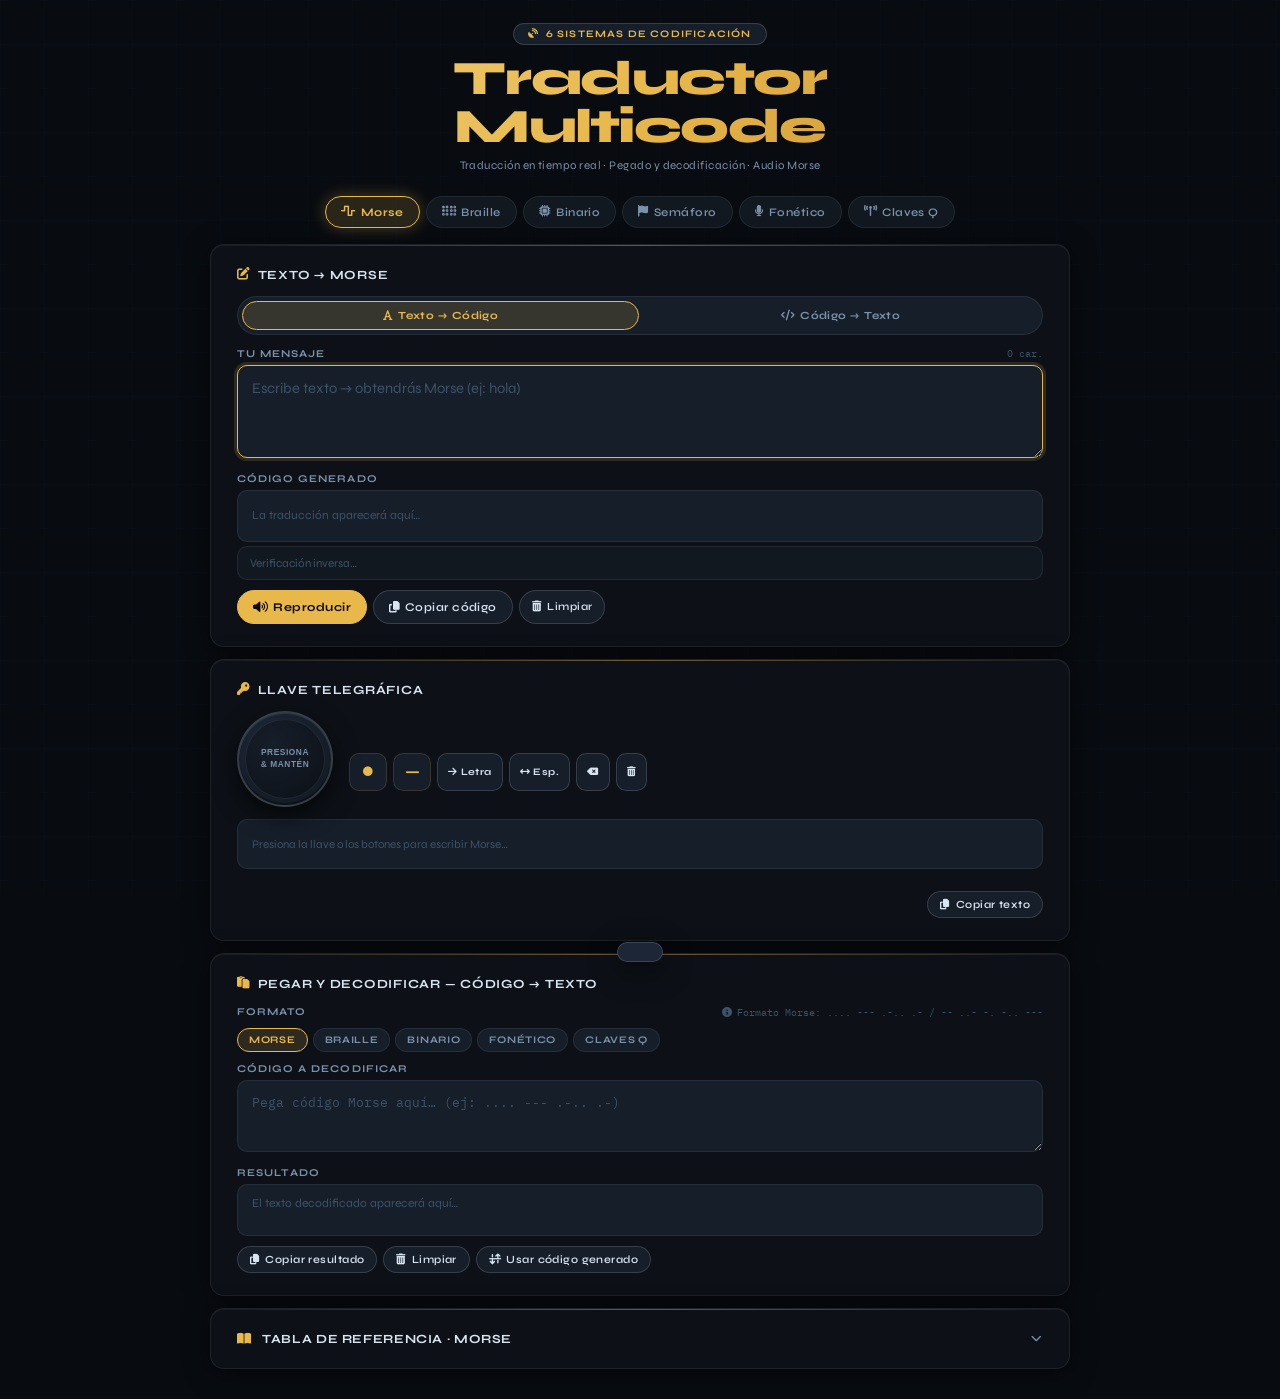
<file: CODIGO MORDSE/index.html>
<!DOCTYPE html><html lang="es"><head><meta charset="UTF-8"><meta name="viewport" content="width=device-width, initial-scale=1.0, viewport-fit=cover"><title>Traductor Multicode</title><link rel="icon" type="image/svg+xml" href="data:image/svg+xml,%3Csvg%20xmlns%3D%22http%3A//www.w3.org/2000/svg%22%20viewBox%3D%220%200%2064%2064%22%3E%3Crect%20width%3D%2264%22%20height%3D%2264%22%20rx%3D%2214%22%20fill%3D%22%23080b10%22/%3E%3Ccircle%20cx%3D%2218%22%20cy%3D%2232%22%20r%3D%225%22%20fill%3D%22%23e8b84b%22/%3E%3Crect%20x%3D%2229%22%20y%3D%2227%22%20width%3D%2220%22%20height%3D%2210%22%20rx%3D%225%22%20fill%3D%22%23e8b84b%22/%3E%3C/svg%3E"><link href="https://fonts.googleapis.com/css2?family=Syne:wght@400;600;700;800&family=IBM+Plex+Mono:wght@400;500;600&display=swap" rel="stylesheet"><link rel="stylesheet" href="https://cdnjs.cloudflare.com/ajax/libs/font-awesome/6.4.0/css/all.min.css"><link rel="stylesheet" href="style.css">
<script src="../guard.js"></script>
</head><body><div class="wrap"><header><div class="badge"><i class="fas fa-satellite-dish"></i> 6 sistemas de codificación</div><h1>Traductor<br>Multicode</h1><p class="sub">Traducción en tiempo real · Pegado y decodificación · Audio Morse</p></header><div class="tabs" id="tabs"><button class="tab on" data-m="morse"><i class="fas fa-wave-square"></i> Morse</button><button class="tab" data-m="braille"><i class="fas fa-braille"></i> Braille</button><button class="tab" data-m="binario"><i class="fas fa-microchip"></i> Binario</button><button class="tab" data-m="semaforo"><i class="fas fa-flag"></i> Semáforo</button><button class="tab" data-m="fonetico"><i class="fas fa-microphone"></i> Fonético</button><button class="tab" data-m="clavesq"><i class="fas fa-broadcast-tower"></i> Claves Q</button></div><div class="card"><div class="ctitle" id="cardTitle"><i class="fas fa-pen-to-square"></i> Texto → Morse</div><div class="dir-toggle"><button class="dir-btn on" id="btnFwd"><i class="fas fa-font"></i> Texto → Código</button><button class="dir-btn" id="btnRev"><i class="fas fa-code"></i> Código → Texto</button></div><div class="frow"><span class="flabel" id="inLabel">Tu mensaje</span><span class="fcount" id="cnt">0</span></div> <textarea id="txtin" placeholder="Escribe tu mensaje aquí…" rows="3" spellcheck="false"></textarea> <div id="fwdP"><div class="frow" style="margin-top:10px"><span class="flabel">Código generado</span></div><div class="codebox" id="codebox"></div><div class="vbar" id="vbar"></div></div><div id="revP" style="display:none"><div class="frow" style="margin-top:10px"><span class="flabel">Texto decodificado</span></div><div class="rbox" id="rbox"></div></div><div class="brow"><button class="btn gold" id="playBtn"><i class="fas fa-volume-high"></i> Reproducir</button><button class="btn" id="cpyCode"><i class="fas fa-copy"></i> Copiar</button><button class="btn sm" id="clrBtn"><i class="fas fa-trash-can"></i> Limpiar</button></div></div><div class="card" id="teleCard"><div class="ctitle"><i class="fas fa-key"></i> Llave Telegráfica</div><div class="tele-wrap"><div class="tele-row"><button class="key" id="keyBtn" aria-label="Llave telegráfica"><span class="key-lbl">PRESIONA<br>&amp; MANTÉN</span></button><div class="sym-col"><div class="key-ind" id="keyInd"></div><div class="sym-btns"><button class="sbtn dot" id="dotBtn"><i class="fas fa-circle"></i></button><button class="sbtn dash" id="dashBtn">—</button><button class="sbtn act" id="letBtn"><i class="fas fa-arrow-right"></i> Letra</button><button class="sbtn act" id="spcBtn"><i class="fas fa-arrows-left-right"></i> Esp.</button><button class="sbtn act" id="delBtn"><i class="fas fa-delete-left"></i></button><button class="sbtn act" id="clrMorse"><i class="fas fa-trash-can"></i></button></div></div></div><div class="seqbox" id="seqbox"></div><div class="brow" style="justify-content:flex-end; width:100%"><button class="btn sm" id="cpyMorse"><i class="fas fa-copy"></i> Copiar texto</button></div></div></div><div class="card"><div class="ctitle"><i class="fas fa-paste"></i> Pegar y Decodificar — Código → Texto</div><div class="frow" style="flex-wrap:wrap; gap:6px; align-items:flex-start; margin-bottom:8px"><span class="flabel">Formato</span><span class="phint"><i class="fas fa-circle-info"></i><span id="phint">Formato Morse: .... --- .-.. .- / -- ..- -. -.. ---</span></span></div><div class="ptabs" id="ptabs"><button class="ptab on" data-pd="morse">Morse</button><button class="ptab" data-pd="braille">Braille</button><button class="ptab" data-pd="binario">Binario</button><button class="ptab" data-pd="fonetico">Fonético</button><button class="ptab" data-pd="clavesq">Claves Q</button></div><div class="frow" style="margin-top:10px"><span class="flabel">Código a decodificar</span></div> <textarea class="mono" id="pastein" placeholder="Pega código Morse aquí… (ej: .... --- .-.. .-)" rows="2" spellcheck="false"></textarea> <div class="frow" style="margin-top:10px"><span class="flabel">Resultado</span></div><div class="rbox" id="pasteres"></div><div class="brow"><button class="btn sm" id="cpyPaste"><i class="fas fa-copy"></i> Copiar resultado</button><button class="btn sm" id="clrPaste"><i class="fas fa-trash-can"></i> Limpiar</button><button class="btn sm" id="sendToPaste"><i class="fas fa-arrow-down-up-across-line"></i> Usar código generado</button></div></div><div class="card"><button class="ref-btn" id="refBtn"><span><i class="fas fa-book-open" style="color:var(--gold);margin-right:7px"></i> Tabla de referencia · <span id="refName">Morse</span></span><i class="fas fa-chevron-down chev"></i></button><div class="refgrid" id="refgrid"></div></div></div><div class="toast" id="toast"></div> <script src="script.js"></script>
</body></html>
</file>
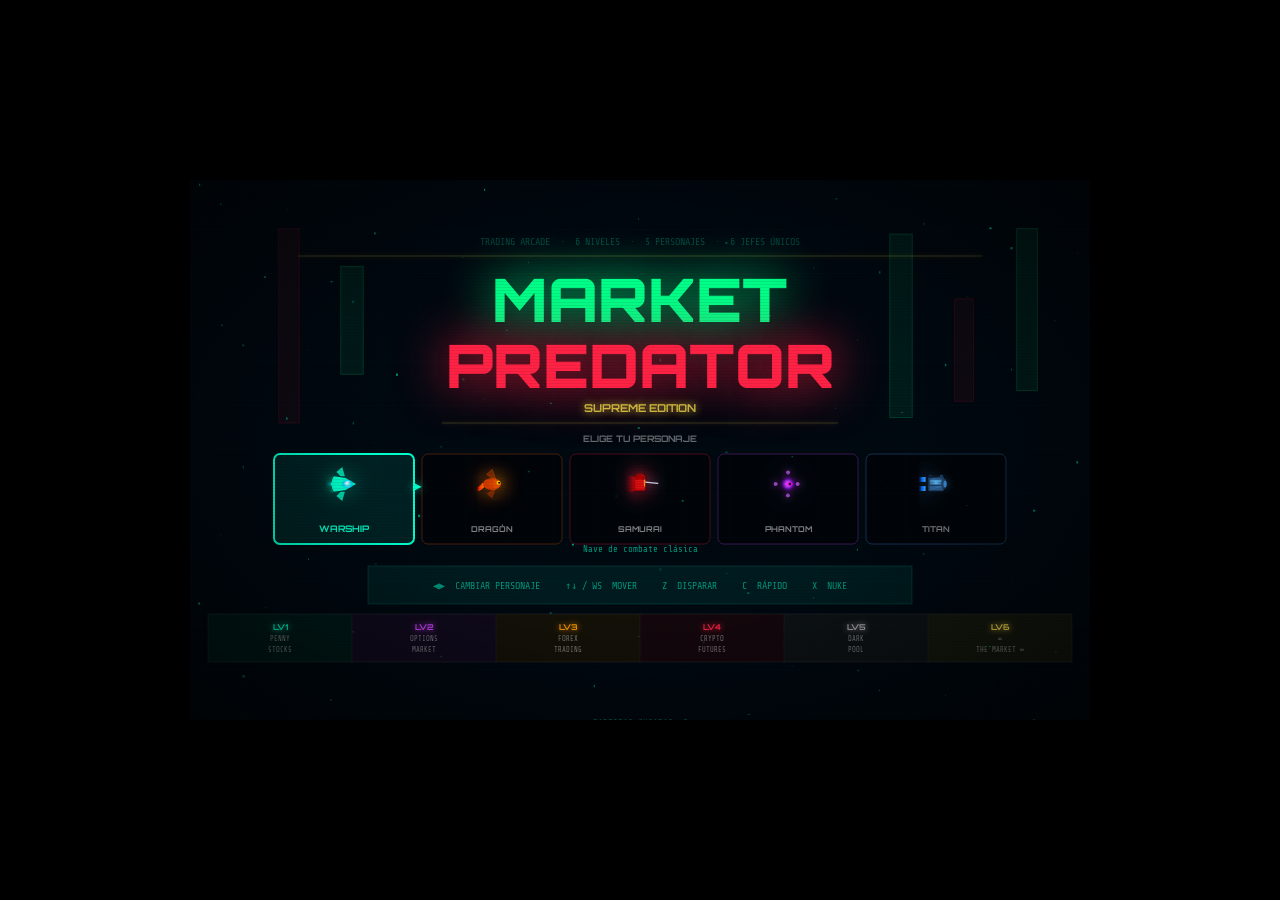
<file: GameTrading/index.html>
<!DOCTYPE html><html lang="es"><head><meta charset="UTF-8"><meta name="viewport" content="width=device-width,initial-scale=1.0,maximum-scale=1.0,user-scalable=no"><title>MARKET PREDATOR</title><link rel="icon" type="image/svg+xml" href="data:image/svg+xml,%3Csvg%20xmlns%3D%22http%3A//www.w3.org/2000/svg%22%20viewBox%3D%220%200%2064%2064%22%3E%3Crect%20width%3D%2264%22%20height%3D%2264%22%20rx%3D%2214%22%20fill%3D%22%23000000%22/%3E%3Crect%20x%3D%2214%22%20y%3D%2234%22%20width%3D%228%22%20height%3D%2216%22%20rx%3D%222%22%20fill%3D%22%2300ffcc%22/%3E%3Crect%20x%3D%2228%22%20y%3D%2222%22%20width%3D%228%22%20height%3D%2228%22%20rx%3D%222%22%20fill%3D%22%2300ffcc%22/%3E%3Crect%20x%3D%2242%22%20y%3D%2212%22%20width%3D%228%22%20height%3D%2238%22%20rx%3D%222%22%20fill%3D%22%2300ffcc%22/%3E%3C/svg%3E"><link rel="stylesheet" href="style.css">
<script src="../guard.js"></script>
</head><body><div id="wrap"><canvas id="c"></canvas></div><div id="mhud"><div class="mrow"><div style="display:flex;flex-direction:column;gap:4px"><button class="mbtn" id="bu"><span class="ico">▲</span><span class="lbl">ARRIBA</span></button><button class="mbtn" id="bd"><span class="ico">▼</span><span class="lbl">ABAJO</span></button></div><div style="display:flex;gap:5px;align-items:center"><button class="mbtn" id="bf"><span class="ico">🔥</span><span class="lbl">DISPARAR</span></button><button class="mbtn" id="br"><span class="ico">⚡</span><span class="lbl">RÁPIDO</span></button><button class="mbtn" id="bn"><span class="ico">💥</span><span class="lbl">NUKE</span></button></div></div></div>
<script src="script.js"></script>
</body></html>
</file>
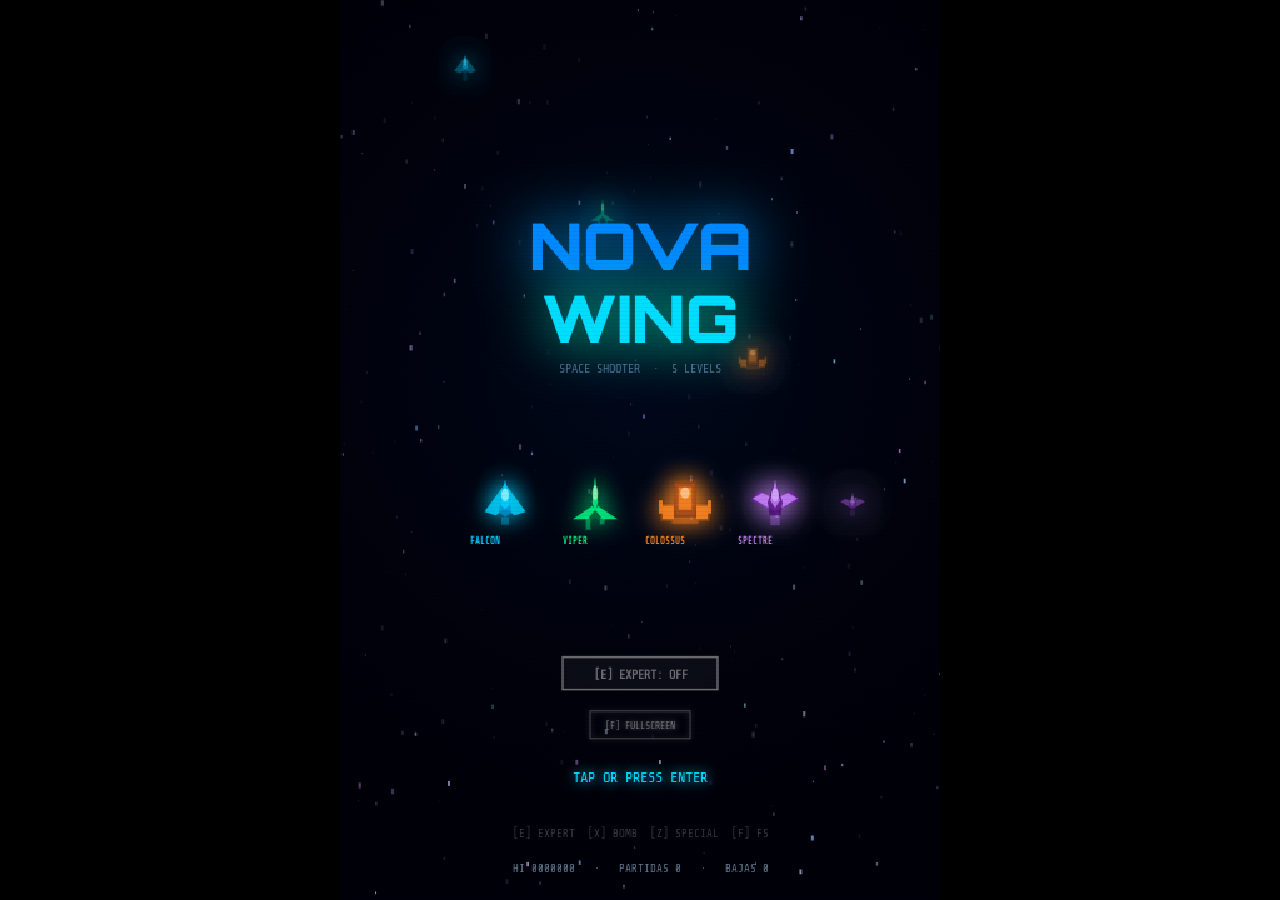
<file: NovaSwing/index.html>
<!DOCTYPE html><html lang="es"><head><meta charset="UTF-8"><meta name="viewport" content="width=device-width, initial-scale=1.0, user-scalable=no, viewport-fit=cover"><title>NOVA WING</title><link rel="icon" type="image/svg+xml" href="data:image/svg+xml,%3Csvg%20xmlns%3D%22http%3A//www.w3.org/2000/svg%22%20viewBox%3D%220%200%2064%2064%22%3E%3Crect%20width%3D%2264%22%20height%3D%2264%22%20rx%3D%2214%22%20fill%3D%22%23000000%22/%3E%3Cpath%20d%3D%22M32%2013%20L47%2047%20L32%2038%20L17%2047%20Z%22%20fill%3D%22%2322d3ee%22/%3E%3C/svg%3E"><link rel="stylesheet" href="style.css">
<script src="../guard.js"></script>
</head><body><div class="scan"></div><canvas id="c"></canvas>
<script src="script.js"></script>
</body></html>
</file>
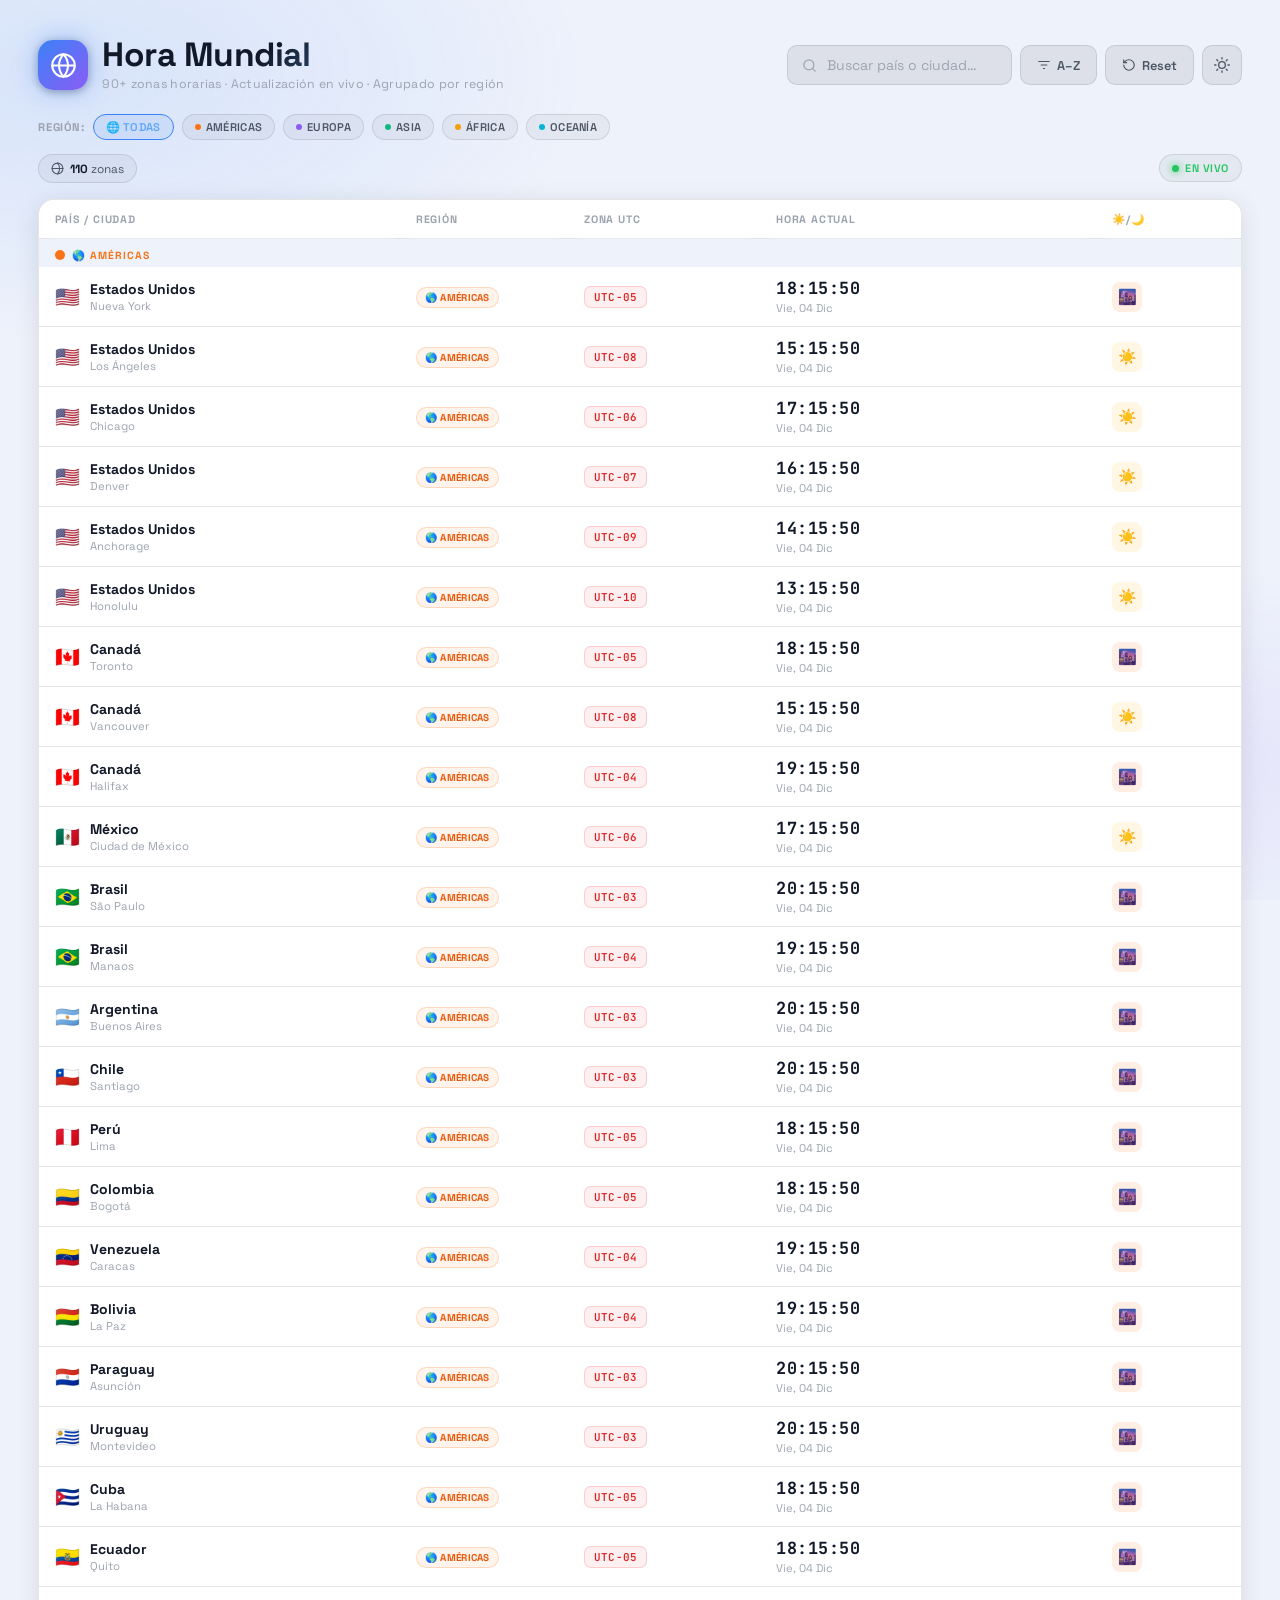
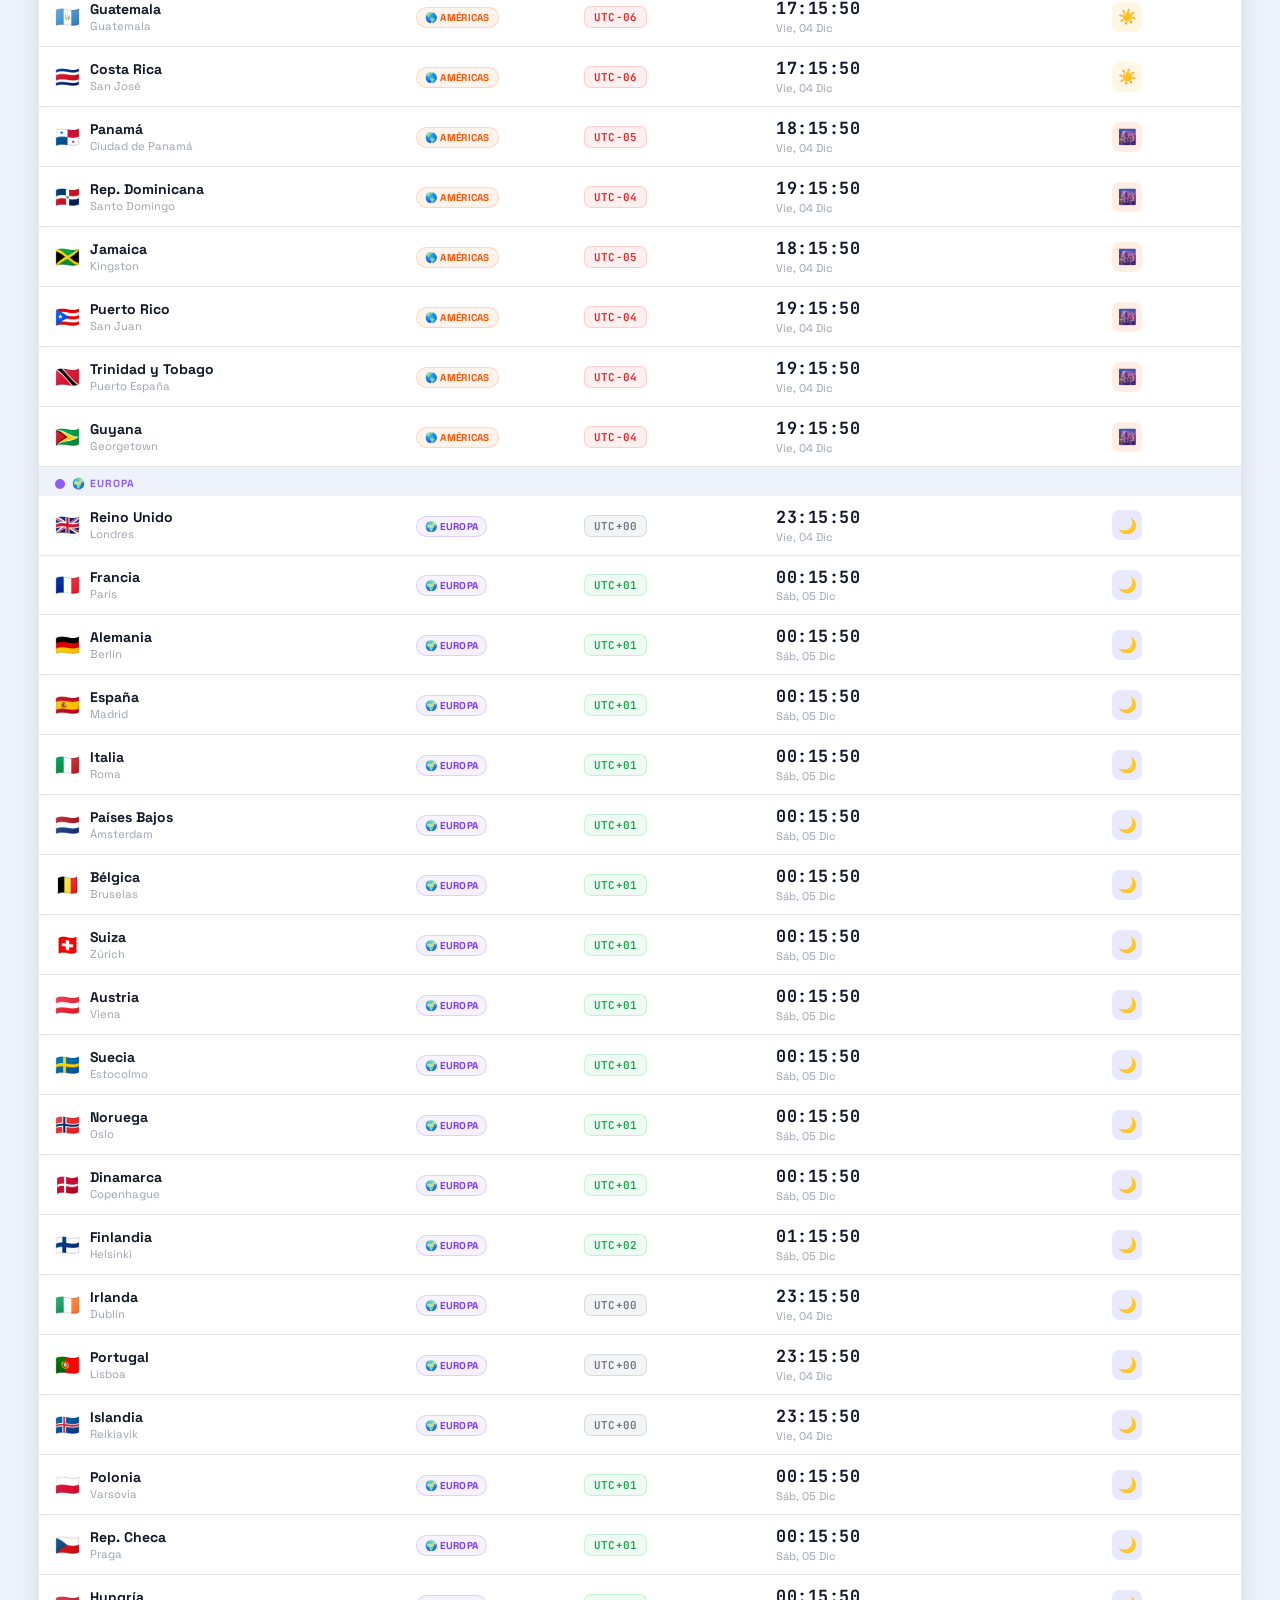
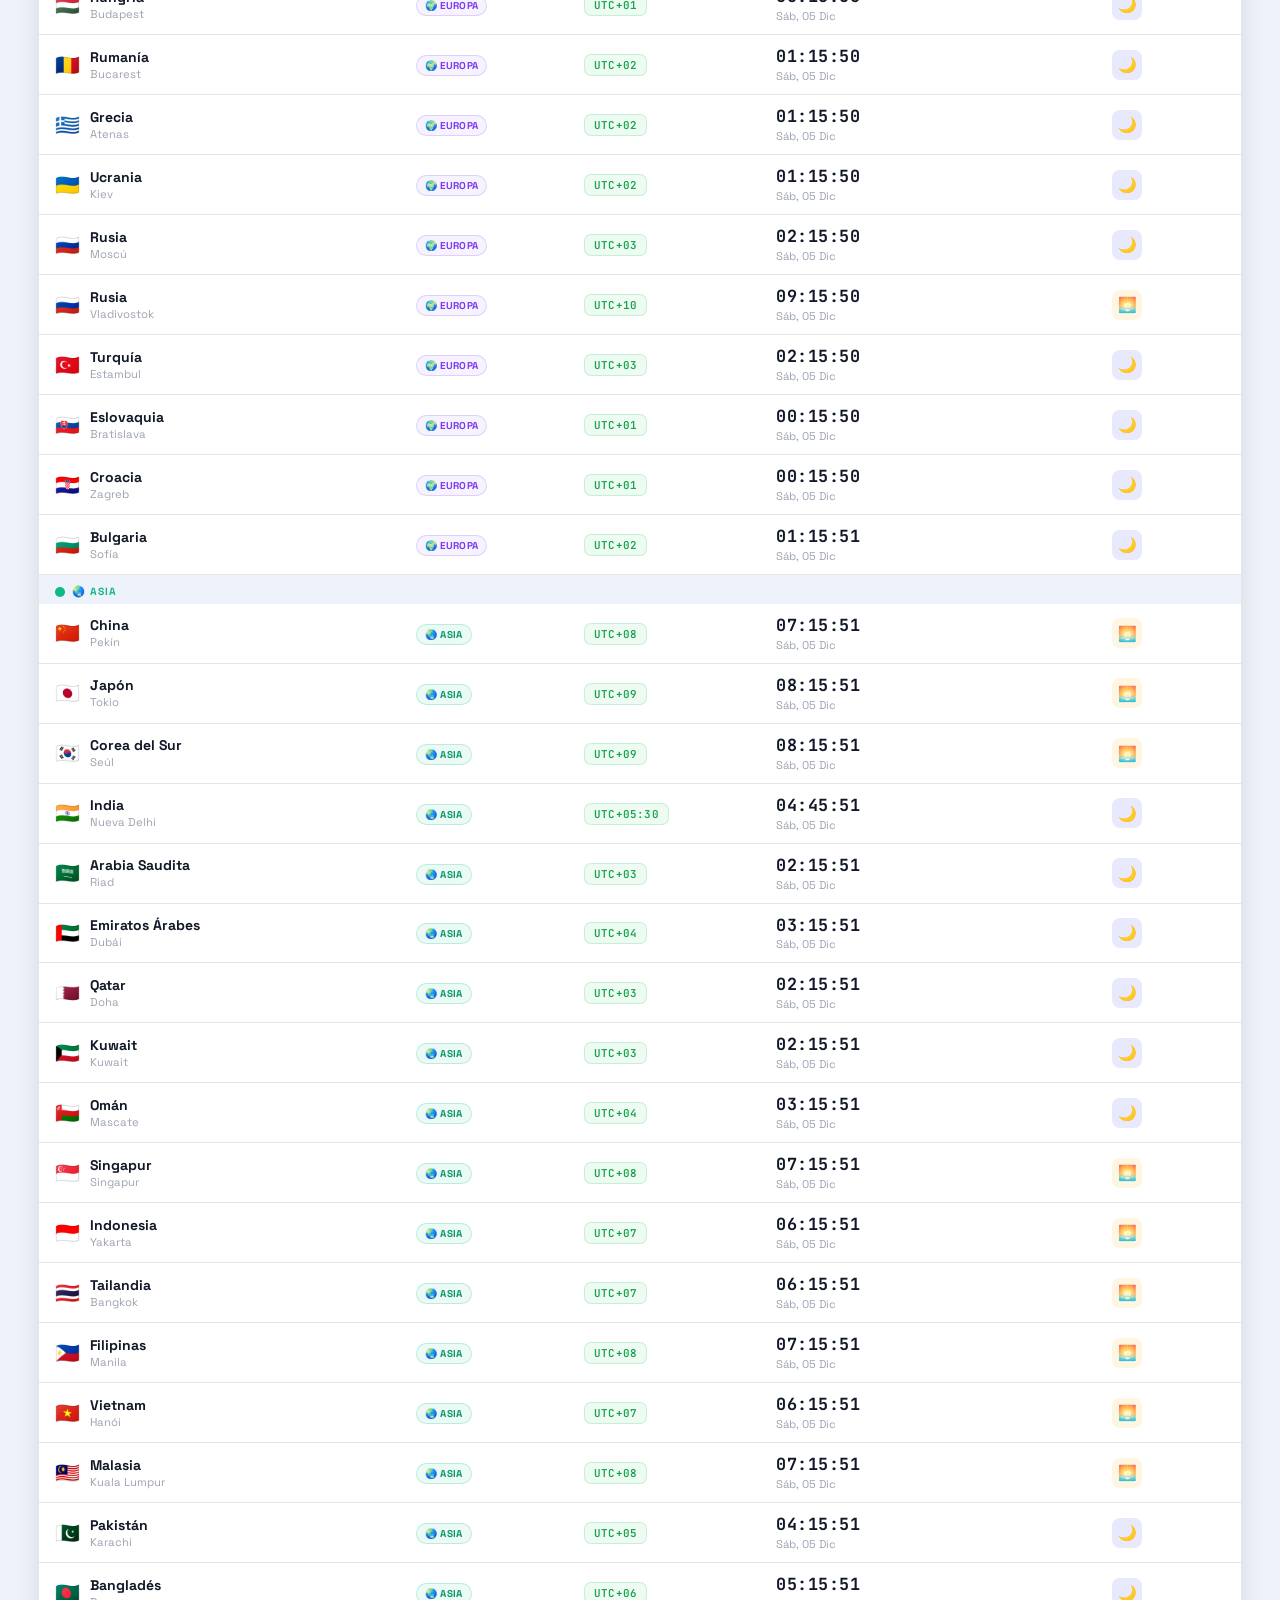
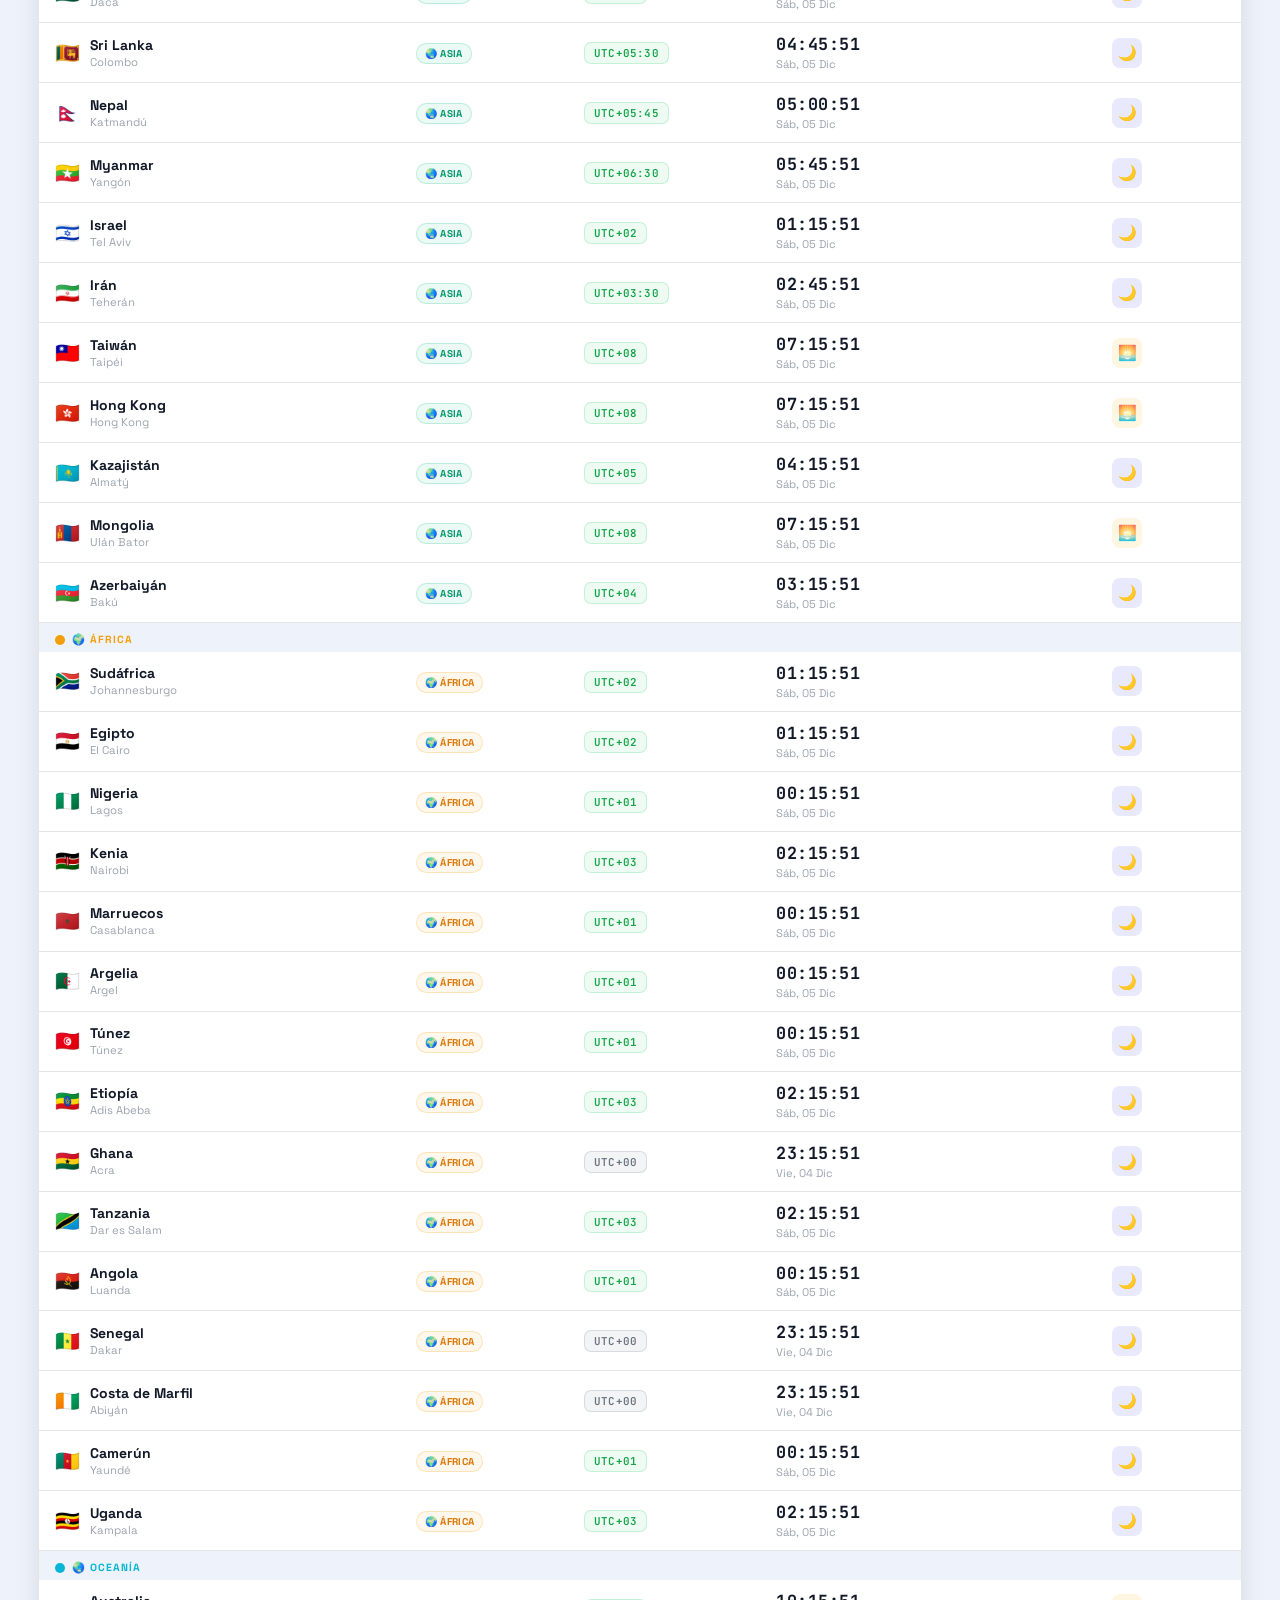
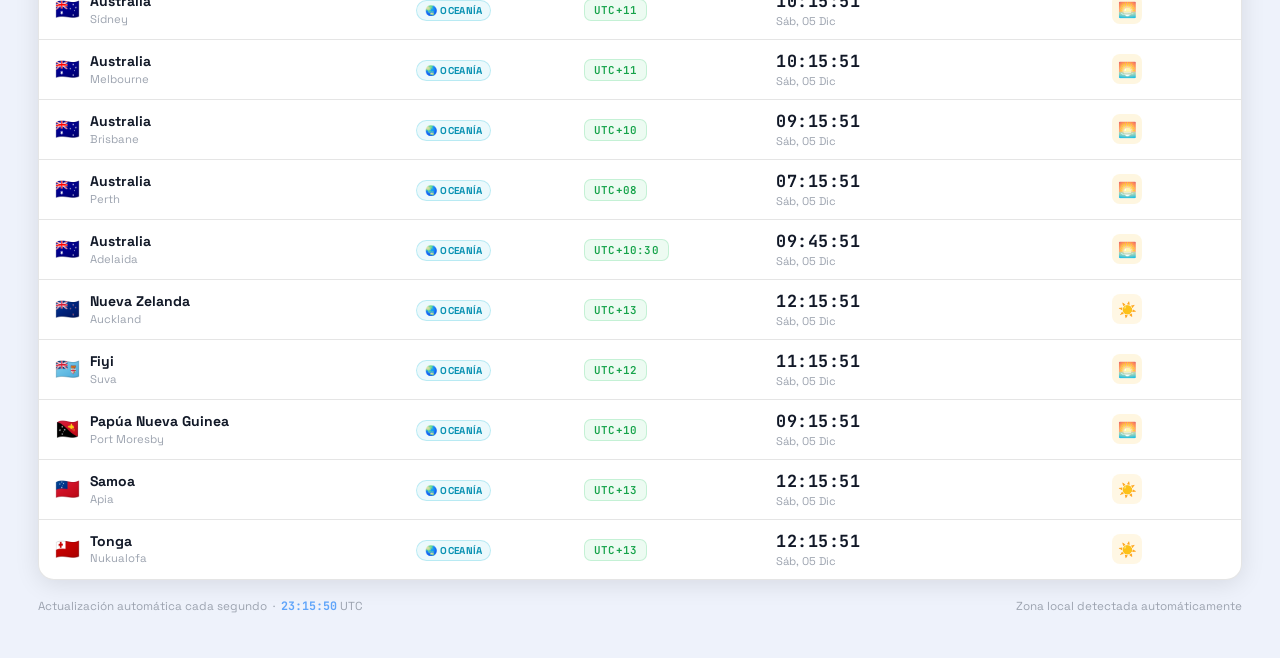
<file: TimeZone/index.html>
<!DOCTYPE html><html lang="es" data-theme="dark"><head><meta charset="UTF-8" /><meta name="viewport" content="width=device-width, initial-scale=1" /><title>Hora Mundial — Zonas Horarias</title><link rel="icon" type="image/svg+xml" href="data:image/svg+xml,%3Csvg%20xmlns%3D%22http%3A//www.w3.org/2000/svg%22%20viewBox%3D%220%200%2064%2064%22%3E%3Crect%20width%3D%2264%22%20height%3D%2264%22%20rx%3D%2214%22%20fill%3D%22%23060b18%22/%3E%3Ccircle%20cx%3D%2232%22%20cy%3D%2232%22%20r%3D%2217%22%20fill%3D%22none%22%20stroke%3D%22%233b82f6%22%20stroke-width%3D%224%22/%3E%3Cpath%20d%3D%22M32%2021%20V32%20L41%2038%22%20stroke%3D%22%233b82f6%22%20stroke-width%3D%224%22%20fill%3D%22none%22%20stroke-linecap%3D%22round%22%20stroke-linejoin%3D%22round%22/%3E%3C/svg%3E"><link rel="preconnect" href="https://fonts.googleapis.com"><link rel="preconnect" href="https://fonts.gstatic.com" crossorigin><link href="https://fonts.googleapis.com/css2?family=Space+Grotesk:wght@400;500;600;700;800&family=JetBrains+Mono:wght@400;600;700&display=swap" rel="stylesheet"><link rel="stylesheet" href="style.css">
<script src="../guard.js"></script>
</head><body><div class="app"><div class="header"><div class="brand"><div class="brand-icon"><svg viewBox="0 0 24 24" fill="none" stroke="currentColor" stroke-width="1.8" stroke-linecap="round" stroke-linejoin="round"><circle cx="12" cy="12" r="10"/><path d="M12 2a15.3 15.3 0 0 1 4 10 15.3 15.3 0 0 1-4 10 15.3 15.3 0 0 1-4-10 15.3 15.3 0 0 1 4-10z"/><path d="M2 12h20"/></svg></div><div><h1>Hora Mundial</h1><div class="subtitle">90+ zonas horarias &middot; Actualización en vivo &middot; Agrupado por región</div></div></div><div class="toolbar"><div class="search-box"><svg viewBox="0 0 24 24" fill="none" stroke="currentColor" stroke-width="2" stroke-linecap="round"><circle cx="11" cy="11" r="8"/><path d="m21 21-4.35-4.35"/></svg><input id="search" type="search" placeholder="Buscar país o ciudad…" autocomplete="off" /></div><button class="btn" id="sortBtn" title="Ordenar A-Z"><svg viewBox="0 0 24 24" fill="none" stroke="currentColor" stroke-width="2" stroke-linecap="round"><path d="M3 6h18M7 12h10M11 18h2"/></svg> A–Z </button><button class="btn" id="resetBtn" title="Restaurar"><svg viewBox="0 0 24 24" fill="none" stroke="currentColor" stroke-width="2" stroke-linecap="round"><path d="M3 12a9 9 0 1 0 9-9 9.75 9.75 0 0 0-6.74 2.74L3 8"/><path d="M3 3v5h5"/></svg> Reset </button><button class="btn-icon" id="themeBtn" aria-label="Cambiar tema"><svg id="icon-sun" viewBox="0 0 24 24" fill="none" stroke="currentColor" stroke-width="2" stroke-linecap="round"><circle cx="12" cy="12" r="5"/><path d="M12 1v2m0 18v2M4.22 4.22l1.42 1.42m12.72 12.72 1.42 1.42M1 12h2m18 0h2M4.22 19.78l1.42-1.42M19.78 4.22l-1.42 1.42"/></svg><svg id="icon-moon" viewBox="0 0 24 24" fill="none" stroke="currentColor" stroke-width="2" stroke-linecap="round" style="display:none"><path d="M21 12.79A9 9 0 1 1 11.21 3 7 7 0 0 0 21 12.79z"/></svg></button></div></div><div class="filters"><span class="filter-label">Región:</span><button class="filter-btn active" data-r="all">🌐 Todas</button><button class="filter-btn" data-r="americas"><span class="fdot" style="background:#f97316"></span>Américas</button><button class="filter-btn" data-r="europe"><span class="fdot" style="background:#8b5cf6"></span>Europa</button><button class="filter-btn" data-r="asia"><span class="fdot" style="background:#10b981"></span>Asia</button><button class="filter-btn" data-r="africa"><span class="fdot" style="background:#f59e0b"></span>África</button><button class="filter-btn" data-r="oceania"><span class="fdot" style="background:#06b6d4"></span>Oceanía</button></div><div class="stats-bar"><div class="stat-pill"><svg viewBox="0 0 24 24" fill="none" stroke="currentColor" stroke-width="2" stroke-linecap="round"><circle cx="12" cy="12" r="10"/><path d="M12 2a15.3 15.3 0 0 1 4 10 15.3 15.3 0 0 1-4 10"/><path d="M2 12h20"/></svg><span><strong id="statZones">0</strong> zonas</span></div><div class="stat-pill" style="margin-left:auto"><div class="live-dot"></div><span class="live">EN VIVO</span></div></div><div class="card"><div class="table-wrap"><table id="tzTable"><colgroup><col/><col/><col/><col/><col/></colgroup><thead><tr><th>País / Ciudad</th><th>Región</th><th>Zona UTC</th><th>Hora Actual</th><th>☀️/🌙</th></tr></thead><tbody id="tbody"></tbody></table></div><div class="cards-grid" id="cardsGrid"></div></div><footer><span> Actualización automática cada segundo &nbsp;·&nbsp; <span id="utcTime" style="font-family:'JetBrains Mono',monospace;font-weight:700;color:var(--accent2)"></span> UTC </span><span>Zona local detectada automáticamente</span></footer></div> <script src="script.js"></script>
</body></html>
</file>
<file: CODIGO MORDSE/style.css>
:root{--bg:#080b10;--s0:#0d1117;--s1:#111820;--s2:#161e2a;--s3:#1c2636;--border:rgba(255,255,255,0.07);--borderhi:rgba(255,255,255,0.14);--gold:#e8b84b;--goldD:rgba(232,184,75,0.15);--goldG:rgba(232,184,75,0.3);--blue:#4fa3e3;--blueD:rgba(79,163,227,0.15);--purple:#9b8fe8;--purpleD:rgba(155,143,232,0.15);--red:#e07070;--redD:rgba(224,112,112,0.15);--green:#5bbfaa;--greenD:rgba(91,191,170,0.15);--cyan:#3ec9c9;--cyanD:rgba(62,201,201,0.15);--txt:#d8e4f0;--txt2:#7a91aa;--txt3:#3d5268;--font:'Syne',system-ui,sans-serif;--mono:'IBM Plex Mono',monospace;--r:14px;--rs:10px;--t:0.18s ease;--sbt:env(safe-area-inset-top,0px);--sbb:env(safe-area-inset-bottom,0px)}*,*::before,*::after{margin:0;padding:0;box-sizing:border-box}html{-webkit-text-size-adjust:100%}body{background:var(--bg);color:var(--txt);font-family:var(--font);min-height:100vh;padding:calc(var(--sbt) + 10px) 10px calc(var(--sbb) + 30px);-webkit-tap-highlight-color:transparent}body::before{content:'';position:fixed;inset:0;background-image:linear-gradient(rgba(79,163,227,0.025) 1px,transparent 1px),linear-gradient(90deg,rgba(79,163,227,0.025) 1px,transparent 1px);background-size:44px 44px;pointer-events:none;z-index:0}.wrap{max-width:680px;margin:0 auto;display:flex;flex-direction:column;gap:12px;position:relative;z-index:1}header{text-align:center;padding:12px 0 6px}.badge{display:inline-flex;align-items:center;gap:6px;background:var(--s2);border:1px solid var(--borderhi);border-radius:40px;padding:4px 14px;font-size:0.62rem;letter-spacing:0.12em;text-transform:uppercase;color:var(--gold);font-weight:700;margin-bottom:10px}h1{font-size:clamp(2rem,8vw,3rem);font-weight:800;letter-spacing:-0.03em;line-height:1;background:linear-gradient(135deg,#f0d080,#e8b84b,#c89030);-webkit-background-clip:text;-webkit-text-fill-color:transparent;background-clip:text;margin-bottom:6px}.sub{font-size:0.72rem;color:var(--txt2);letter-spacing:0.04em;line-height:1.5}.tabs{display:flex;flex-wrap:wrap;gap:6px;justify-content:center;padding:4px 0}.tab{display:flex;align-items:center;gap:5px;padding:8px 15px;border-radius:40px;border:1px solid var(--border);background:var(--s1);color:var(--txt2);cursor:pointer;font-size:0.72rem;font-weight:600;letter-spacing:0.04em;transition:all var(--t);white-space:nowrap;font-family:var(--font);touch-action:manipulation}.tab:hover{background:var(--s2);border-color:var(--borderhi);color:var(--txt)}.tab.on{font-weight:700}.tab[data-m="morse"].on{background:var(--goldD);border-color:var(--gold);color:var(--gold);box-shadow:0 0 16px var(--goldG)}.tab[data-m="braille"].on{background:var(--purpleD);border-color:var(--purple);color:var(--purple)}.tab[data-m="binario"].on{background:var(--blueD);border-color:var(--blue);color:var(--blue)}.tab[data-m="semaforo"].on{background:var(--redD);border-color:var(--red);color:var(--red)}.tab[data-m="fonetico"].on{background:var(--greenD);border-color:var(--green);color:var(--green)}.tab[data-m="clavesq"].on{background:var(--cyanD);border-color:var(--cyan);color:var(--cyan)}.card{background:var(--s0);border:1px solid var(--border);border-radius:var(--r);padding:clamp(12px,3vw,20px);position:relative;overflow:hidden;box-shadow:0 4px 24px rgba(0,0,0,0.5),inset 0 1px 0 rgba(255,255,255,0.04)}.card::after{content:'';position:absolute;top:0;left:0;right:0;height:1px;background:linear-gradient(90deg,transparent,rgba(232,184,75,0.4),transparent)}.ctitle{font-size:0.78rem;font-weight:700;text-transform:uppercase;letter-spacing:0.06em;color:var(--txt);display:flex;align-items:center;gap:8px;margin-bottom:14px}.ctitle i{color:var(--gold)}.dir-toggle{display:flex;gap:4px;background:var(--s2);border:1px solid var(--border);border-radius:40px;padding:4px;margin-bottom:12px}.dir-btn{flex:1;padding:7px 10px;border-radius:30px;border:none;background:transparent;color:var(--txt2);cursor:pointer;font-size:0.68rem;font-weight:700;letter-spacing:0.04em;font-family:var(--font);display:flex;align-items:center;justify-content:center;gap:5px;transition:all var(--t);touch-action:manipulation;white-space:nowrap}.dir-btn:hover{color:var(--txt);background:var(--s3)}.dir-btn.on{background:var(--goldD);color:var(--gold);border:1px solid var(--gold)}.flabel{font-size:0.65rem;font-weight:700;letter-spacing:0.1em;text-transform:uppercase;color:var(--txt2)}.frow{display:flex;justify-content:space-between;align-items:center;margin-bottom:5px}.fcount{font-size:0.63rem;color:var(--txt3);font-family:var(--mono)}textarea{width:100%;min-height:72px;background:var(--s2);border:1px solid var(--border);border-radius:var(--rs);color:var(--txt);padding:11px 14px;font-family:var(--font);font-size:0.92rem;resize:vertical;outline:none;line-height:1.55;transition:border-color var(--t),box-shadow var(--t)}textarea:focus{border-color:var(--gold);box-shadow:0 0 0 3px var(--goldD)}textarea::placeholder{color:var(--txt3)}textarea.mono{font-family:var(--mono);font-size:0.84rem}.codebox{background:var(--s2);border:1px solid var(--border);border-radius:var(--rs);padding:11px 14px;min-height:52px;display:flex;flex-wrap:wrap;align-items:center;gap:3px;font-family:var(--mono);letter-spacing:0.04em;line-height:1.7;font-size:0.8rem;word-break:break-all;user-select:text;-webkit-user-select:text;transition:all var(--t);margin-top:4px}.codebox:empty::after{content:'La traducción aparecerá aquí…';color:var(--txt3);font-family:var(--font);font-size:0.75rem;letter-spacing:0}.codebox.braille{font-size:1.5rem;letter-spacing:0.08em;line-height:1.3}.codebox.binary{font-size:0.68rem;color:var(--blue)}.codebox.semafo{font-size:1.6rem;gap:6px}.codebox.fonetic{font-family:var(--font);font-size:0.78rem;color:var(--green);word-spacing:4px}.codebox.clavesq{font-family:var(--mono);font-size:0.76rem;color:var(--cyan)}.mdot{display:inline-block;width:9px;height:9px;border-radius:50%;background:var(--gold);box-shadow:0 0 7px var(--goldG);flex-shrink:0}.mdash{display:inline-block;width:22px;height:9px;border-radius:5px;background:var(--gold);box-shadow:0 0 7px var(--goldG);flex-shrink:0}.mgap{display:inline-block;width:12px;flex-shrink:0}.mwgap{display:inline-block;width:16px;text-align:center;color:var(--txt3);font-size:0.9rem;line-height:9px;flex-shrink:0}.vbar{background:var(--s1);border:1px solid var(--border);border-radius:var(--rs);padding:7px 12px;margin-top:4px;font-size:0.73rem;color:var(--txt2);min-height:34px;display:flex;align-items:center;gap:6px;flex-wrap:wrap}.vbar:empty::after{content:'Verificación inversa…';color:var(--txt3)}.vbar .ok{color:var(--green);font-weight:700;font-family:var(--mono)}.vbar .chk{color:var(--gold);font-weight:700;font-family:var(--mono)}.rbox{background:var(--s2);border:1px solid var(--border);border-radius:var(--rs);padding:11px 14px;min-height:52px;display:flex;align-items:flex-start;gap:8px;flex-wrap:wrap;font-size:0.9rem;font-weight:600;color:var(--green);margin-top:4px}.rbox:empty::after{content:'El texto decodificado aparecerá aquí…';color:var(--txt3);font-weight:400;font-size:0.75rem}.rbox .badge2{font-size:0.6rem;font-weight:700;letter-spacing:0.1em;text-transform:uppercase;background:var(--s3);border-radius:20px;padding:2px 8px;flex-shrink:0;color:var(--txt2);margin-top:2px}.brow{display:flex;gap:6px;flex-wrap:wrap;margin-top:10px}.btn{display:flex;align-items:center;gap:5px;padding:9px 15px;border-radius:40px;border:1px solid var(--borderhi);background:var(--s2);color:var(--txt);cursor:pointer;font-size:0.74rem;font-weight:600;letter-spacing:0.04em;transition:all var(--t);white-space:nowrap;font-family:var(--font);touch-action:manipulation}.btn:hover{background:var(--s3);border-color:rgba(255,255,255,0.2);color:#fff;transform:translateY(-1px);box-shadow:0 4px 14px rgba(0,0,0,0.4)}.btn:active{transform:scale(0.96);box-shadow:none}.btn.gold{background:var(--gold);border-color:var(--gold);color:#0a0800;font-weight:700}.btn.gold:hover{background:#f5cc6a;box-shadow:0 4px 20px var(--goldG)}.btn.sm{padding:6px 12px;font-size:0.68rem}.tele-wrap{display:flex;flex-direction:column;gap:12px;align-items:center}.tele-row{display:flex;align-items:center;gap:16px;width:100%;flex-wrap:wrap;justify-content:center}.key{position:relative;flex-shrink:0;width:96px;height:96px;border-radius:50%;background:radial-gradient(circle at 35% 30%,var(--s3),var(--s1));border:2px solid var(--borderhi);box-shadow:0 8px 24px rgba(0,0,0,0.7),inset 0 1px 0 rgba(255,255,255,0.08),inset 0 -2px 0 rgba(0,0,0,0.4);cursor:pointer;display:flex;align-items:center;justify-content:center;transition:all 0.1s ease;touch-action:none;user-select:none}.key::before{content:'';position:absolute;inset:6px;border-radius:50%;background:radial-gradient(circle at 35% 30%,var(--s2),var(--s0));border:1px solid var(--border)}.key-lbl{position:relative;font-size:0.52rem;font-weight:700;letter-spacing:0.07em;text-align:center;line-height:1.4;color:var(--txt2);text-transform:uppercase}.key.press{transform:scale(0.92);box-shadow:0 3px 8px rgba(0,0,0,0.8),0 0 20px var(--goldG),inset 0 2px 4px rgba(0,0,0,0.5);border-color:var(--gold)}.key.press::before{background:radial-gradient(circle at 35% 30%,rgba(232,184,75,0.15),var(--s1))}.sym-col{display:flex;flex-direction:column;gap:8px;flex:1;min-width:160px}.key-ind{font-size:0.7rem;font-weight:700;color:var(--gold);letter-spacing:0.08em;height:18px;font-family:var(--mono);text-align:center}.sym-btns{display:flex;gap:6px;flex-wrap:wrap}.sbtn{height:38px;border-radius:10px;border:1px solid var(--borderhi);background:var(--s2);color:var(--txt);cursor:pointer;display:flex;align-items:center;justify-content:center;transition:all var(--t);touch-action:manipulation;font-family:var(--font)}.sbtn:hover{background:var(--s3);border-color:rgba(255,255,255,0.15);transform:translateY(-1px)}.sbtn:active{transform:scale(0.93)}.sbtn.dot{width:38px;color:var(--gold);border-color:var(--goldD);font-size:0.6rem}.sbtn.dash{width:38px;color:var(--gold);border-color:var(--goldD);font-size:1.1rem;font-weight:700}.sbtn.dot:hover,.sbtn.dash:hover{background:var(--goldD)}.sbtn.act{padding:0 10px;font-size:0.62rem;font-weight:700;letter-spacing:0.05em;gap:3px;white-space:nowrap}.seqbox{background:var(--s2);border:1px solid var(--border);border-radius:var(--rs);padding:10px 14px;width:100%;min-height:50px;display:flex;flex-wrap:wrap;align-items:center;gap:4px;font-family:var(--mono);font-size:0.85rem;letter-spacing:0.05em;user-select:text;-webkit-user-select:text}.seqbox:empty::after{content:'Presiona la llave o los botones para escribir Morse…';color:var(--txt3);font-size:0.72rem;font-family:var(--font);letter-spacing:0}.seq-dec{color:var(--green);font-weight:600}.seq-cur{color:var(--gold);animation:blink 1s infinite}.seq-arr{color:var(--txt3);margin:0 4px}.seq-prev{color:var(--blue);font-weight:700}@keyframes blink{0%,100%{opacity:1}50%{opacity:0.4}}.ptabs{display:flex;gap:5px;flex-wrap:wrap}.ptab{padding:5px 11px;border-radius:20px;border:1px solid var(--border);background:var(--s2);color:var(--txt2);cursor:pointer;font-size:0.63rem;font-weight:700;letter-spacing:0.07em;text-transform:uppercase;font-family:var(--font);transition:all var(--t)}.ptab:hover{border-color:var(--borderhi);color:var(--txt)}.ptab.on{background:var(--goldD);border-color:var(--gold);color:var(--gold)}.phint{font-size:0.63rem;color:var(--txt3);font-family:var(--mono);display:flex;align-items:center;gap:5px;flex-wrap:wrap;line-height:1.5}.ref-btn{display:flex;align-items:center;justify-content:space-between;width:100%;background:none;border:none;color:var(--txt);font-size:0.78rem;font-weight:700;font-family:var(--font);letter-spacing:0.05em;text-transform:uppercase;cursor:pointer;padding:0}.ref-btn:hover{color:#fff}.ref-btn .chev{color:var(--txt2);font-size:0.68rem;transition:transform 0.3s}.ref-btn.open .chev{transform:rotate(180deg)}.refgrid{display:grid;grid-template-columns:repeat(auto-fill,minmax(62px,1fr));gap:5px;max-height:0;overflow:hidden;transition:max-height 0.4s ease,opacity 0.3s ease,padding 0.3s ease;opacity:0}.refgrid.open{max-height:1000px;opacity:1;padding-top:12px}.ritem{background:var(--s1);border:1px solid var(--border);border-radius:8px;padding:6px 4px;text-align:center;font-family:var(--mono);font-size:0.6rem;cursor:pointer;transition:all var(--t)}.ritem:hover{border-color:var(--gold);background:var(--goldD);transform:translateY(-2px)}.ritem .rc{font-size:0.88rem;font-weight:700;color:var(--gold);font-family:var(--font);display:block;margin-bottom:1px}.ritem .rv{color:var(--txt2);display:block;word-break:break-all}.toast{position:fixed;bottom:calc(var(--sbb) + 18px);left:50%;transform:translateX(-50%) translateY(80px);background:var(--s3);color:var(--txt);padding:9px 22px;border-radius:40px;font-size:0.76rem;font-weight:600;letter-spacing:0.04em;border:1px solid var(--borderhi);box-shadow:0 8px 28px rgba(0,0,0,0.6);transition:transform 0.3s cubic-bezier(0.175,0.885,0.32,1.275);z-index:9999;pointer-events:none;white-space:nowrap}.toast.show{transform:translateX(-50%) translateY(0)}@media (max-width:480px){.sym-col{min-width:140px}.sbtn.act{padding:0 8px;font-size:0.6rem}.tele-row{gap:10px}.key{width:84px;height:84px}.tab{padding:7px 11px;font-size:0.68rem}.btn{padding:8px 12px;font-size:0.7rem}}@media (max-width:340px){.key{width:72px;height:72px}.sbtn{height:34px}.sbtn.dot,.sbtn.dash{width:34px}}@media (min-width:900px){.wrap{max-width:860px}.card{padding:22px 26px}}
</file>
<file: GameTrading/style.css>
@import url('https://fonts.googleapis.com/css2?family=Orbitron:wght@400;700;900&family=Share+Tech+Mono&display=swap');*,*::before,*::after{margin:0;padding:0;box-sizing:border-box}html,body{width:100%;height:100%;background:#000;display:flex;flex-direction:column;align-items:center;justify-content:center;overflow:hidden;font-family:'Share Tech Mono',monospace;touch-action:none;user-select:none;-webkit-user-select:none}#wrap{position:relative;width:min(900px,100vw);aspect-ratio:900/540;flex-shrink:0}canvas{display:block;width:100%;height:100%}#wrap::after{content:'';position:absolute;inset:0;pointer-events:none;z-index:8;background:repeating-linear-gradient(transparent 0,transparent 2px,rgba(0,0,0,.07) 2px,rgba(0,0,0,.07) 3px)}#wrap::before{content:'';position:absolute;inset:0;pointer-events:none;z-index:9;background:radial-gradient(ellipse at 50% 48%,transparent 42%,rgba(0,0,0,.62) 100%)}#mhud{display:none;width:min(900px,100vw);padding:5px 8px;flex-shrink:0}.mrow{display:flex;align-items:center;justify-content:space-between;gap:6px}.mbtn{background:rgba(0,255,200,.09);border:1.5px solid rgba(0,255,200,.28);border-radius:10px;color:#00ffcc;cursor:pointer;-webkit-tap-highlight-color:transparent;display:flex;flex-direction:column;align-items:center;justify-content:center;font-family:'Share Tech Mono',monospace;touch-action:none;gap:1px}.mbtn span.ico{font-size:20px;line-height:1}.mbtn span.lbl{font-size:7px;opacity:.55;letter-spacing:.5px}.mbtn.pressed,.mbtn:active{background:rgba(0,255,200,.26);border-color:rgba(0,255,200,.7)}#bu,#bd{width:62px;height:42px}#bf{width:82px;height:54px;border-color:rgba(255,153,0,.4);color:#ff9900}#bf.pressed{background:rgba(255,153,0,.25);border-color:#ff9900}#br{width:66px;height:54px;border-color:rgba(255,100,100,.4);color:#ff4466}#br.pressed{background:rgba(255,100,100,.22);border-color:#ff4466}#bn{width:66px;height:54px;border-color:rgba(255,255,255,.28);color:#fff}#bn.pressed{background:rgba(255,255,255,.18);border-color:#fff}@media(max-width:700px),(max-height:540px){#mhud{display:block}#wrap{aspect-ratio:900/520}}
</file>
<file: NovaSwing/style.css>
@import url('https://fonts.googleapis.com/css2?family=Orbitron:wght@700;900&family=Share+Tech+Mono&display=swap');*{margin:0;padding:0;box-sizing:border-box}html,body{width:100%;height:100%;background:#000;display:flex;align-items:center;justify-content:center;overflow:hidden;touch-action:none;user-select:none;font-family:'Orbitron',monospace}#c{display:block;image-rendering:pixelated;cursor:crosshair}.scan{position:fixed;inset:0;background:repeating-linear-gradient(to bottom,transparent 0,transparent 3px,rgba(0,0,0,.04) 3px,rgba(0,0,0,.04) 4px);pointer-events:none;z-index:5}
</file>
<file: TimeZone/style.css>
:root{--bg:#060b18;--bg2:#0d1529;--surface:rgba(255,255,255,.04);--surface2:rgba(255,255,255,.07);--border:rgba(255,255,255,.09);--text:#e8edf8;--text2:#8a95b0;--text3:#5a6480;--accent:#3b82f6;--accent2:#60a5fa;--glow:rgba(59,130,246,.35);--local-bg:rgba(59,130,246,.12);--local-border:rgba(59,130,246,.45);--local-glow:0 0 24px rgba(59,130,246,.22);--shadow:0 4px 32px rgba(0,0,0,.5);--radius:16px;--radius-sm:10px;--tr:all .2s cubic-bezier(.4,0,.2,1);--r-am:#f97316;--r-eu:#8b5cf6;--r-as:#10b981;--r-af:#f59e0b;--r-oc:#06b6d4}[data-theme="light"]{--bg:#eef2fb;--bg2:#ffffff;--surface:rgba(0,0,0,.04);--surface2:rgba(0,0,0,.07);--border:rgba(0,0,0,.1);--text:#111827;--text2:#4b5563;--text3:#9ca3af;--glow:rgba(59,130,246,.2);--local-bg:rgba(59,130,246,.08);--local-border:rgba(59,130,246,.4);--local-glow:0 0 16px rgba(59,130,246,.15);--shadow:0 4px 24px rgba(0,0,0,.1)}*,*::before,*::after{box-sizing:border-box;margin:0;padding:0}html{scroll-behavior:smooth}body{font-family:'Space Grotesk',sans-serif;background:var(--bg);color:var(--text);min-height:100vh;-webkit-font-smoothing:antialiased;transition:background .4s,color .3s}body::before{content:'';position:fixed;inset:0;z-index:0;pointer-events:none;background:radial-gradient(ellipse 70% 50% at 5% 8%,rgba(59,130,246,.13),transparent 60%),radial-gradient(ellipse 55% 40% at 92% 85%,rgba(139,92,246,.09),transparent 55%),radial-gradient(ellipse 40% 30% at 50% 50%,rgba(16,185,129,.04),transparent 70%)}[data-theme="light"] body::before{background:radial-gradient(ellipse 70% 50% at 5% 8%,rgba(59,130,246,.06),transparent 60%),radial-gradient(ellipse 55% 40% at 92% 85%,rgba(139,92,246,.04),transparent 55%)}.app{position:relative;z-index:1;max-width:1400px;margin:0 auto;padding:clamp(12px,3vw,40px)}.header{display:flex;align-items:center;justify-content:space-between;flex-wrap:wrap;gap:16px;margin-bottom:22px}.brand{display:flex;align-items:center;gap:14px}.brand-icon{width:50px;height:50px;flex-shrink:0;background:linear-gradient(135deg,#3b82f6 0%,#8b5cf6 100%);border-radius:15px;display:flex;align-items:center;justify-content:center;box-shadow:0 0 24px rgba(59,130,246,.4),0 2px 8px rgba(0,0,0,.3)}.brand-icon svg{width:27px;height:27px;color:#fff}h1{font-size:clamp(1.4rem,3.5vw,2.1rem);font-weight:800;letter-spacing:-.5px;line-height:1;background:linear-gradient(135deg,var(--text) 40%,var(--accent2) 100%);-webkit-background-clip:text;-webkit-text-fill-color:transparent;background-clip:text}.subtitle{font-size:.77rem;color:var(--text3);margin-top:4px;letter-spacing:.3px}.live{display:inline-flex;align-items:center;gap:6px;font-size:.68rem;font-weight:600;color:#22c55e;text-transform:uppercase;letter-spacing:.5px}.live-dot{width:7px;height:7px;border-radius:50%;background:#22c55e;box-shadow:0 0 8px #22c55e;animation:pulse-dot 2s ease infinite}@keyframes pulse-dot{0%,100%{opacity:1;transform:scale(1)}50%{opacity:.5;transform:scale(.7)}}.toolbar{display:flex;flex-wrap:wrap;gap:8px;align-items:center}.search-box{display:flex;align-items:center;gap:10px;background:var(--surface2);border:1px solid var(--border);border-radius:var(--radius-sm);padding:0 14px;height:40px;min-width:210px;flex:1;transition:var(--tr)}.search-box:focus-within{border-color:var(--accent);box-shadow:0 0 0 3px var(--glow)}.search-box svg{width:15px;height:15px;color:var(--text3);flex-shrink:0}.search-box input{border:0;background:transparent;color:var(--text);width:100%;font-size:.875rem;outline:none;font-family:inherit}.search-box input::placeholder{color:var(--text3)}.btn{height:40px;padding:0 16px;border:1px solid var(--border);border-radius:var(--radius-sm);background:var(--surface2);color:var(--text2);font-weight:600;font-size:.8rem;cursor:pointer;font-family:inherit;transition:var(--tr);display:inline-flex;align-items:center;gap:6px;white-space:nowrap}.btn svg{width:14px;height:14px}.btn:hover{background:var(--surface);color:var(--text);border-color:rgba(255,255,255,.16)}.btn:active{opacity:.8}.btn-icon{width:40px;height:40px;padding:0;border:1px solid var(--border);border-radius:var(--radius-sm);background:var(--surface2);color:var(--text2);cursor:pointer;display:flex;align-items:center;justify-content:center;transition:var(--tr)}.btn-icon svg{width:16px;height:16px}.btn-icon:hover{color:var(--text);border-color:rgba(255,255,255,.16)}.filters{display:flex;flex-wrap:wrap;gap:8px;align-items:center;margin-bottom:14px}.filter-label{font-size:.7rem;font-weight:700;color:var(--text3);text-transform:uppercase;letter-spacing:.6px}.filter-btn{display:inline-flex;align-items:center;gap:5px;padding:5px 12px;border-radius:999px;border:1px solid var(--border);background:var(--surface);color:var(--text2);font-size:.7rem;font-weight:600;cursor:pointer;font-family:inherit;text-transform:uppercase;letter-spacing:.3px;transition:var(--tr)}.filter-btn .fdot{width:6px;height:6px;border-radius:50%;flex-shrink:0}.filter-btn:hover{background:var(--surface2);color:var(--text)}.filter-btn.active{color:var(--text)}.filter-btn[data-r="all"].active{border-color:var(--accent);color:var(--accent2);background:rgba(59,130,246,.1)}.filter-btn[data-r="americas"].active{border-color:#f97316;color:#fb923c;background:rgba(249,115,22,.1)}.filter-btn[data-r="europe"].active{border-color:#8b5cf6;color:#a78bfa;background:rgba(139,92,246,.1)}.filter-btn[data-r="asia"].active{border-color:#10b981;color:#34d399;background:rgba(16,185,129,.1)}.filter-btn[data-r="africa"].active{border-color:#f59e0b;color:#fcd34d;background:rgba(245,158,11,.1)}.filter-btn[data-r="oceania"].active{border-color:#06b6d4;color:#67e8f9;background:rgba(6,182,212,.1)}.stats-bar{display:flex;align-items:center;flex-wrap:wrap;gap:10px;margin-bottom:16px}.stat-pill{display:inline-flex;align-items:center;gap:6px;padding:6px 12px;background:var(--surface);border:1px solid var(--border);border-radius:999px;font-size:.74rem;color:var(--text2)}.stat-pill strong{color:var(--text);font-weight:700}.stat-pill svg{width:13px;height:13px}.card{background:var(--bg2);border:1px solid var(--border);border-radius:var(--radius);box-shadow:var(--shadow);overflow:hidden}.table-wrap{overflow-x:auto;-webkit-overflow-scrolling:touch}table{width:100%;border-collapse:collapse;table-layout:fixed;min-width:680px}colgroup col:nth-child(1){width:30%}colgroup col:nth-child(2){width:14%}colgroup col:nth-child(3){width:16%}colgroup col:nth-child(4){width:28%}colgroup col:nth-child(5){width:12%}thead th{position:sticky;top:0;z-index:10;background:var(--bg2);text-align:left;font-size:.67rem;font-weight:700;text-transform:uppercase;letter-spacing:.8px;color:var(--text3);padding:12px 16px;border-bottom:1px solid var(--border);backdrop-filter:blur(12px);-webkit-backdrop-filter:blur(12px);white-space:nowrap;user-select:none;transition:color .2s}thead th:hover{color:var(--text2)}.group-row td{padding:10px 16px 4px;font-size:.65rem;font-weight:700;text-transform:uppercase;letter-spacing:1px;border-bottom:none;background:var(--bg)}.group-label{display:inline-flex;align-items:center;gap:7px}.group-label svg{width:10px;height:10px}tbody tr.data-row{transition:background .15s;border-bottom:1px solid var(--border)}tbody tr.data-row:last-child{border-bottom:0}tbody tr.data-row:hover{background:var(--surface)}tbody tr.data-row.local-row{background:var(--local-bg) !important;box-shadow:var(--local-glow),inset 3px 0 0 var(--accent)}tbody tr.data-row.local-row:hover{background:rgba(59,130,246,.15) !important}tbody td{padding:11px 16px;vertical-align:middle}.col-country{display:flex;align-items:center;gap:10px}.flag-emoji{font-size:20px;line-height:1;flex-shrink:0}.country-info{line-height:1.3;min-width:0}.country-name{font-weight:700;font-size:.875rem;color:var(--text);white-space:nowrap;overflow:hidden;text-overflow:ellipsis;display:flex;align-items:center;gap:4px}.city-name{font-size:.71rem;color:var(--text3);margin-top:1px}.you-badge{font-size:.58rem;font-weight:700;padding:1px 6px;border-radius:99px;background:rgba(59,130,246,.2);color:var(--accent2);border:1px solid rgba(59,130,246,.3);text-transform:uppercase;letter-spacing:.4px;white-space:nowrap;flex-shrink:0}.region-tag{display:inline-flex;align-items:center;gap:4px;font-size:.62rem;font-weight:700;padding:3px 8px;border-radius:99px;text-transform:uppercase;letter-spacing:.3px;white-space:nowrap}.rt-americas{background:rgba(249,115,22,.12);color:#fb923c;border:1px solid rgba(249,115,22,.22)}.rt-europe{background:rgba(139,92,246,.12);color:#a78bfa;border:1px solid rgba(139,92,246,.22)}.rt-asia{background:rgba(16,185,129,.12);color:#34d399;border:1px solid rgba(16,185,129,.22)}.rt-africa{background:rgba(245,158,11,.12);color:#fcd34d;border:1px solid rgba(245,158,11,.22)}.rt-oceania{background:rgba(6,182,212,.12);color:#67e8f9;border:1px solid rgba(6,182,212,.22)}[data-theme="light"] .rt-americas{background:rgba(249,115,22,.08);color:#ea580c}[data-theme="light"] .rt-europe{background:rgba(139,92,246,.08);color:#7c3aed}[data-theme="light"] .rt-asia{background:rgba(16,185,129,.08);color:#059669}[data-theme="light"] .rt-africa{background:rgba(245,158,11,.08);color:#d97706}[data-theme="light"] .rt-oceania{background:rgba(6,182,212,.08);color:#0891b2}.tz-badge{display:inline-flex;align-items:center;padding:3px 9px;border-radius:7px;font-family:'JetBrains Mono',monospace;font-size:.68rem;font-weight:600;letter-spacing:.2px;border:1px solid transparent;white-space:nowrap}.tz-badge.neg{background:rgba(239,68,68,.1);color:#fca5a5;border-color:rgba(239,68,68,.2)}.tz-badge.zer{background:rgba(107,114,128,.1);color:#9ca3af;border-color:rgba(107,114,128,.2)}.tz-badge.pos{background:rgba(34,197,94,.1);color:#86efac;border-color:rgba(34,197,94,.2)}[data-theme="light"] .tz-badge.neg{background:rgba(239,68,68,.08);color:#dc2626;border-color:rgba(239,68,68,.2)}[data-theme="light"] .tz-badge.zer{background:rgba(107,114,128,.08);color:#6b7280;border-color:rgba(107,114,128,.2)}[data-theme="light"] .tz-badge.pos{background:rgba(34,197,94,.08);color:#16a34a;border-color:rgba(34,197,94,.2)}.time-cell{line-height:1.25}.time-val{font-family:'JetBrains Mono',monospace;font-size:1.05rem;font-weight:700;color:var(--text);letter-spacing:.5px;display:block;min-width:7.5ch}.local-row .time-val{color:var(--accent2)}.date-val{font-size:.7rem;color:var(--text3);margin-top:2px;text-transform:capitalize;display:block;min-width:12ch}.day-night{display:inline-flex;align-items:center;justify-content:center;width:30px;height:30px;border-radius:8px;font-size:15px}.empty-state{text-align:center;padding:60px 20px;color:var(--text3)}.empty-state svg{width:40px;height:40px;margin:0 auto 12px;display:block;opacity:.35}.empty-state p{font-size:.9rem}.cards-grid{display:none}@media (max-width:700px){.table-wrap{display:none}.cards-grid{display:grid;grid-template-columns:1fr 1fr;gap:10px;padding:12px}.cards-grid.full-span{display:block}.cards-group-label{grid-column:1 / -1;display:flex;align-items:center;gap:7px;font-size:.64rem;font-weight:700;text-transform:uppercase;letter-spacing:1px;padding:8px 0 2px}.cards-group-label svg{width:9px;height:9px}.tz-card{background:var(--surface);border:1px solid var(--border);border-radius:13px;padding:12px 11px;display:flex;flex-direction:column;gap:2px;transition:background .15s;position:relative;overflow:hidden}.tz-card::before{content:'';position:absolute;top:0;left:0;right:0;height:2px;background:var(--card-accent,transparent);opacity:.6}.tz-card.local-card{background:var(--local-bg);border-color:var(--local-border);box-shadow:var(--local-glow)}.tz-card.local-card::before{background:var(--accent);opacity:1}.card-top{display:flex;justify-content:space-between;align-items:flex-start}.card-flag{font-size:22px;line-height:1}.card-dn{font-size:16px;flex-shrink:0}.card-country{font-weight:700;font-size:.81rem;color:var(--text);line-height:1.2;margin-top:7px}.card-city{font-size:.67rem;color:var(--text3);margin-top:1px}.card-you{font-size:.58rem;font-weight:700;padding:1px 5px;border-radius:99px;background:rgba(59,130,246,.2);color:var(--accent2);border:1px solid rgba(59,130,246,.3);margin-left:4px;vertical-align:middle}.card-time{font-family:'JetBrains Mono',monospace;font-size:1.1rem;font-weight:700;color:var(--text);letter-spacing:.5px;display:block;margin-top:9px;min-width:7.5ch}.local-card .card-time{color:var(--accent2)}.card-date{font-size:.65rem;color:var(--text3);text-transform:capitalize;display:block;margin-top:1px;min-width:12ch}.card-footer{display:flex;justify-content:space-between;align-items:center;margin-top:9px;gap:4px;flex-wrap:wrap}.card-footer .tz-badge{font-size:.6rem;padding:2px 6px}.card-footer .region-tag{font-size:.58rem;padding:2px 6px}}footer{display:flex;align-items:center;justify-content:space-between;flex-wrap:wrap;gap:10px;padding:18px 0 6px;color:var(--text3);font-size:.73rem}::-webkit-scrollbar{width:6px;height:6px}::-webkit-scrollbar-track{background:transparent}::-webkit-scrollbar-thumb{background:var(--border);border-radius:3px}@keyframes fadeUp{from{opacity:0;transform:translateY(8px)}to{opacity:1;transform:none}}.card{animation:fadeUp .4s ease both}.filters{animation:fadeUp .3s .05s ease both}.stats-bar{animation:fadeUp .3s .1s ease both}@media (max-width:400px){.cards-grid{grid-template-columns:1fr}.header{flex-direction:column;align-items:flex-start}.toolbar{width:100%}.search-box{min-width:unset;width:100%}}
</file>
